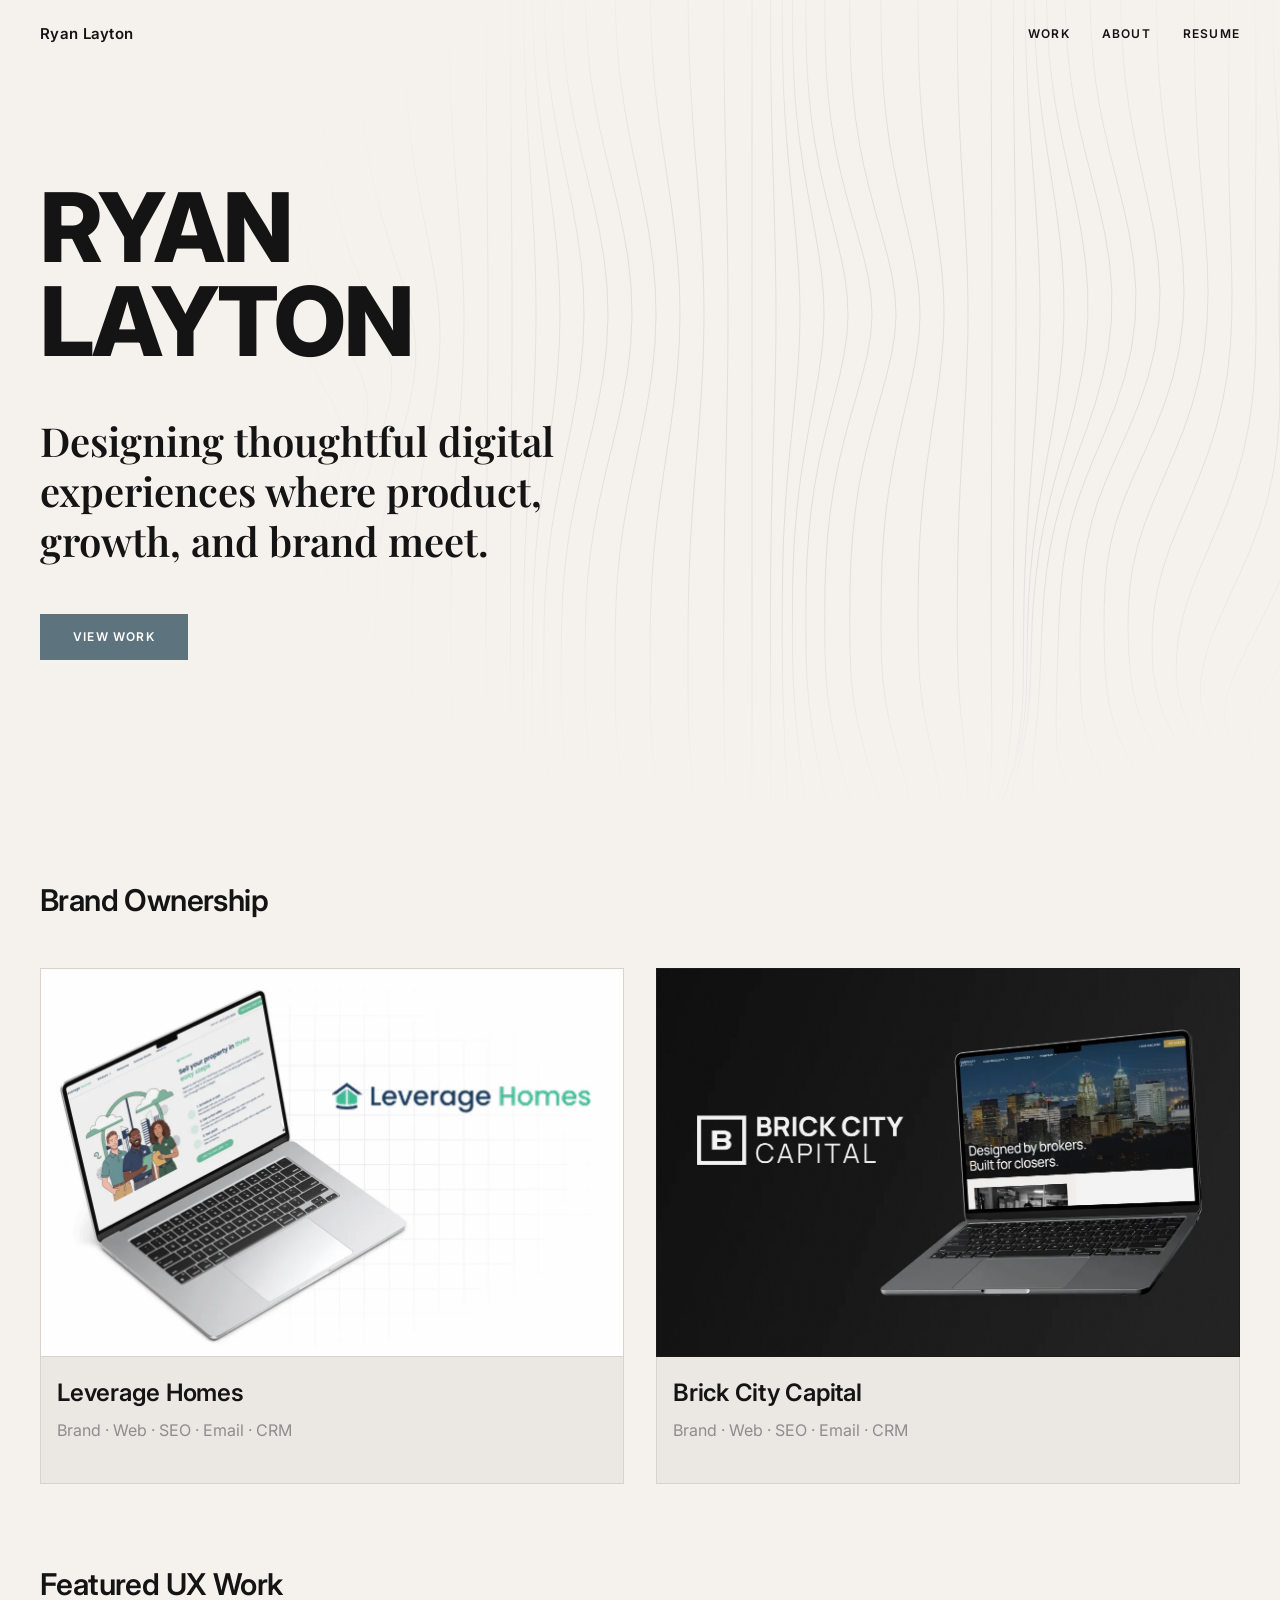
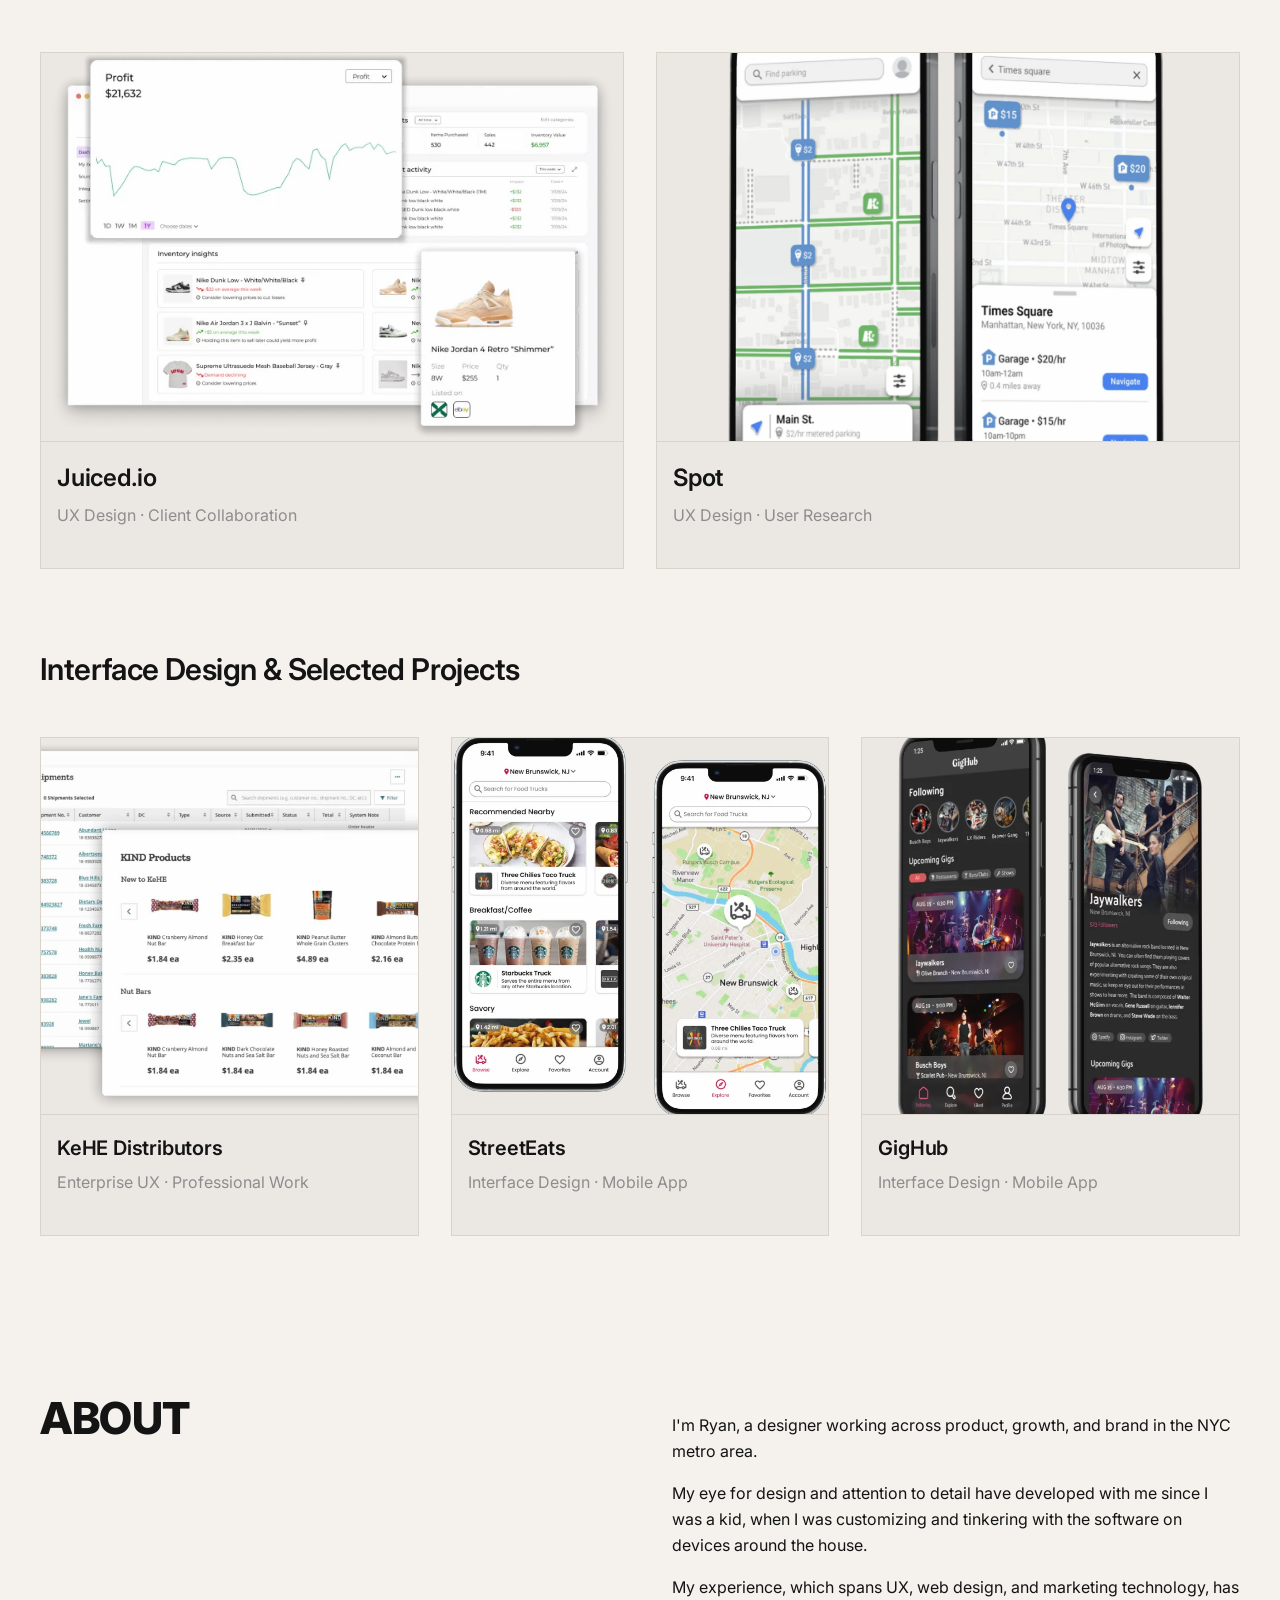
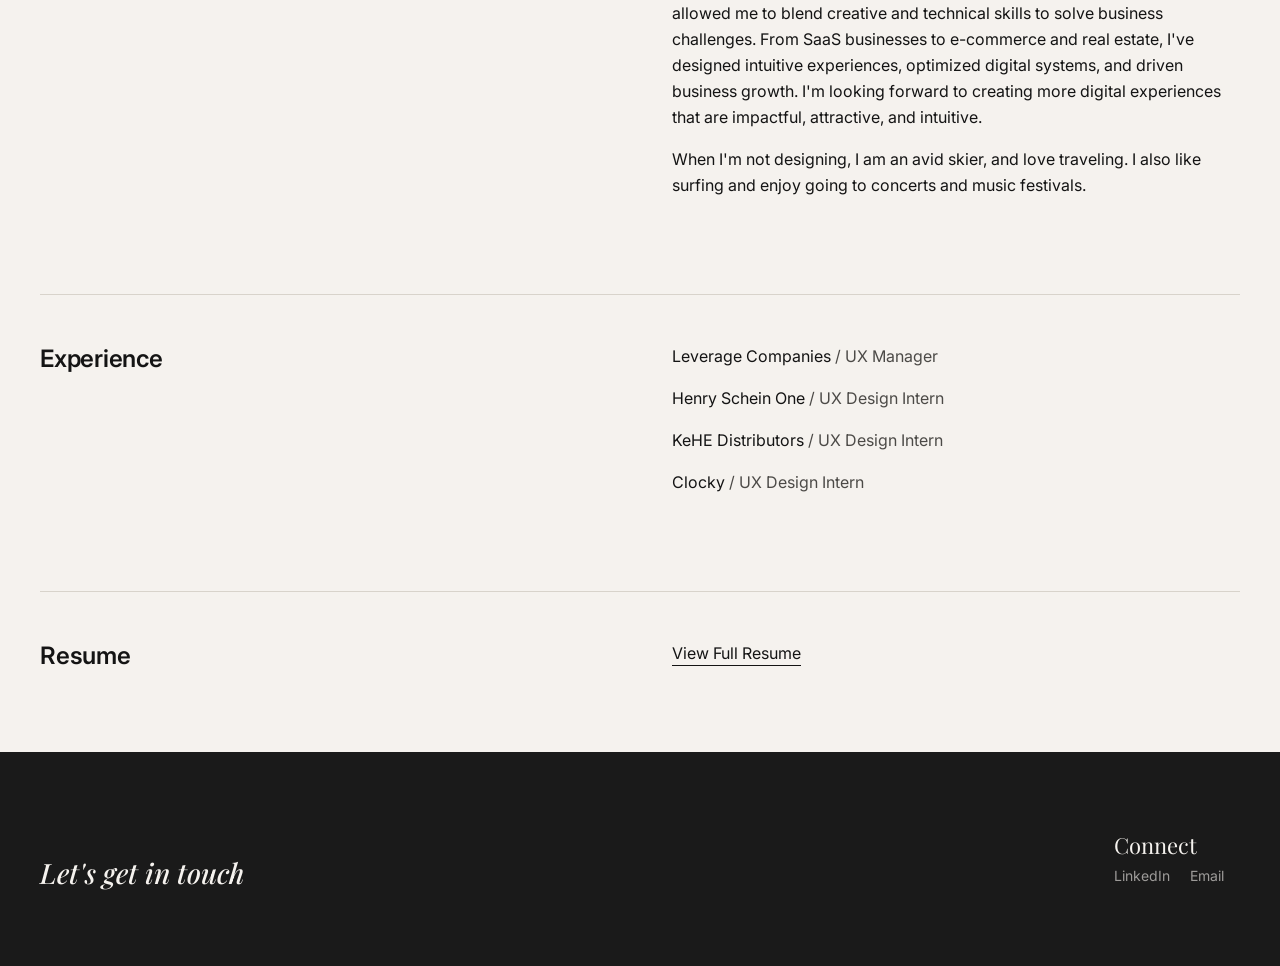
<file: index.html>
<!--
  Ryan Layton / Portfolio Homepage (index.html)
  Ninth file in the set. Architectural Narrative system.
  - Hero uses Ryan's interactive waves canvas (script included verbatim at end of body).
  - Card tags and section order per final decisions. RPEC was removed from the site.
  - Fixes baked in: Leverage Companies in Experience, bio opener, Instagram typo.
  - Image srcs use local repo paths (images/...) / see notes for the export list.
  - Case study links keep old-site filenames where they existed (juiced, spot, kehe, gighub)
    to avoid breaking circulating links.
-->
<!DOCTYPE html>
<html lang="en">
<head>
<meta charset="utf-8">
<meta name="viewport" content="width=device-width, initial-scale=1">
<title>Ryan Layton / UX, Growth &amp; Brand</title>
<meta name="description" content="Ryan Layton designs thoughtful digital experiences where product, growth, and brand meet. UX, web, SEO, email, and CRM systems.">
<link rel="preconnect" href="https://fonts.googleapis.com">
<link rel="preconnect" href="https://fonts.gstatic.com" crossorigin>
<link href="https://fonts.googleapis.com/css2?family=Playfair+Display:ital,wght@0,500;0,600;0,700;1,500&family=Inter:wght@400;600;800&display=swap" rel="stylesheet">

<style>
  :root {
    --canvas: #F5F2EE;
    --ink: #141414;
    --slate: #5D737E;
    --olive: #707A5E;
    --warm-gray: #8D8D8D;
    --link-hover: #51656F;   /* slate, darkened to clear AA on canvas and field */
    --obsidian: #1A1A1A;
    --field: #EBE8E4;
    --hairline: #D8D3CB;
    --muted: #4C4A47;

    --container-max: 1200px;
    --gutter: 32px;
    --section-pad: 80px;
    --stack-sm: 8px;
    --stack-md: 16px;
    --stack-lg: 48px;
  }

  * { box-sizing: border-box; }
  /* The nav is fixed at 68px, and nothing offset the anchor targets, so every in-page jump
     (#work, #about, #contact, and the case-study nav links back to index.html#work) landed
     the target flush at the viewport top, underneath the nav. scroll-padding-top on the
     scroll container fixes all of them at once; per-element scroll-margin would need adding
     to every new anchor. 88px is the nav plus 20px of air. */
  html { scroll-behavior: smooth; scroll-padding-top: 88px; }
  body { margin: 0; background: var(--canvas); color: var(--ink); font-family: "Inter", sans-serif; -webkit-font-smoothing: antialiased; font-size: 16px; line-height: 26px; }
  img { display: block; max-width: 100%; }

  .padding-global { padding-left: var(--gutter); padding-right: var(--gutter); }
  .container-large { max-width: var(--container-max); margin: 0 auto; width: 100%; }
  .section { padding-top: var(--section-pad); padding-bottom: var(--section-pad); }

  .display-name { font-family: "Inter", sans-serif; font-weight: 800; font-size: 96px; line-height: 0.98; letter-spacing: -0.02em; text-transform: uppercase; margin: 0; }
  .display-sm { font-family: "Inter", sans-serif; font-weight: 800; font-size: 44px; line-height: 1; letter-spacing: -0.01em; text-transform: uppercase; margin: 0; }
  .statement { font-family: "Playfair Display", serif; font-weight: 600; font-size: 40px; line-height: 50px; margin: 0; }
  /* Project card titles. Playfair at 24px — and at 20px in .grid-4 — was the worst offender on
     the page: seven of them, all set at a size where the hairline strokes go weak. Inter 600
     matches the headline voice used across all eight case study pages.
     .about-row-title shares the rule rather than copying the numbers: "Experience" and "Resume"
     are subheads at the same depth as a project card title (both sit one level under a section
     h2), so they are the same step of the scale and can never drift apart. They were 12px
     uppercase labels, which put a real subhead in the same voice as a caption. */
  .card-title,
  .about-row-title { font-family: "Inter", sans-serif; font-weight: 600; font-size: 24px; line-height: 32px; letter-spacing: -0.01em; margin: 0; }
  .body-lg { font-size: 20px; line-height: 32px; }
  .body-md { font-size: 16px; line-height: 26px; }
  .ui-label { font-size: 12px; line-height: 16px; font-weight: 600; letter-spacing: 0.1em; text-transform: uppercase; }
  .caption { font-size: 14px; line-height: 20px; color: var(--warm-gray); }
  .measure { max-width: 62ch; }
  .mt-lg { margin-top: var(--stack-lg); }

  /* Nav */
  .nav { position: fixed; top: 0; left: 0; right: 0; z-index: 50; background: transparent; transition: background .3s ease, border-color .3s ease; border-bottom: 1px solid transparent; }
  .nav.is-scrolled { background: rgba(245,242,238,0.95); border-bottom: 1px solid var(--hairline); }
  .nav-inner { display: flex; align-items: center; justify-content: space-between; height: 68px; }
  .nav-name { font-weight: 600; font-size: 15px; letter-spacing: 0.02em; text-decoration: none; color: var(--ink); }
  .nav-links { display: flex; gap: 32px; }
  /* Nav hover is a COLOUR SHIFT, not a growing underline. --link-hover is the site's slate
     darkened from #5D737E: slate itself measures 4.46:1 on the canvas and 4.08:1 on the tinted
     hero, both under the 4.5:1 AA floor for 16px text. #51656F is the same hue and clears it on
     both (5.47:1 and 5.00:1). Focus is still handled by the global a:focus-visible outline, so
     removing the underline costs nothing for keyboard users. */
  .nav-links a { color: var(--ink); text-decoration: none; transition: color .2s ease; }
  .nav-links a:hover, .nav-links a:focus-visible { color: var(--link-hover); }

  /* Hero with waves background */
  .hero { position: relative; padding-top: 180px; padding-bottom: 140px; overflow: hidden; }
  .waves { position: absolute; inset: 0; width: 100%; height: 100%; overflow: hidden; background: transparent; pointer-events: none; }
  .waves-canvas { width: 100%; height: 100%; display: block; }
  .hero-content { position: relative; z-index: 1; }
  /* Fade overlay: sits in front of the waves, behind the text.
     Opaque areas use the page canvas color; the transparent window is where the waves shine through.
     Tune the window with the ellipse size (60% 70%) and position (at 70% 45%). */
  .hero-fade {
    position: absolute; inset: 0; pointer-events: none;
    background: radial-gradient(
      ellipse 60% 70% at 70% 45%,
      rgba(245, 242, 238, 0) 0%,
      rgba(245, 242, 238, 0) 40%,
      rgba(245, 242, 238, 0.9) 80%,
      #F5F2EE 100%
    );
  }
  .hero-statement { margin-top: var(--stack-lg); max-width: 24ch; }

  /* Buttons */
  .btn { display: inline-flex; align-items: center; padding: 14px 32px; text-decoration: none; border: 1px solid transparent; }
  .btn-primary { background: var(--slate); color: #fff; }
  .btn-primary:hover { background: #536771; }
  .btn-ghost { border-color: var(--ink); color: var(--ink); }
  .btn-ghost:hover { background: var(--ink); color: var(--canvas); }

  /* Work sections */
  .work-section + .work-section { padding-top: 0; }
  /* SECTION TITLES ARE HEADINGS, NOT EYEBROWS. They were .ui-label — 12px uppercase — which
     put the three section titles in the same voice as every caption, chip and button label on
     the site. Ryan's read: the eyebrow is overused and it reads as generated.
     They were then set in Playfair, which broke the site-wide rule: Playfair is for the big,
     display, artistic moments only (.display-name's companion .statement, the footer line).
     At 30px a Didone's thin strokes are still fighting the reader for no gain. This is now
     exactly .headline-md from the case study pages, so the two scales are literally the same. */
  .section-label { font-family: "Inter", sans-serif; font-weight: 600; font-size: 30px;
    line-height: 40px; letter-spacing: -0.02em; text-transform: none; color: var(--ink);
    margin: 0 0 var(--stack-lg); display: block; }
  @media (max-width: 720px) { .section-label { font-size: 26px; line-height: 34px; } }

  .grid-2 { display: grid; grid-template-columns: 1fr 1fr; gap: var(--gutter); }
  .grid-4 { display: grid; grid-template-columns: repeat(3, 1fr); gap: var(--gutter); }

  /* Cards */
  /* Cards in a row are EQUAL HEIGHT. Grid stretches the item, but display:block left the body
     at content height, so a card whose tag line wrapped to two lines made its neighbours look
     short. Flex column with the body growing means every card in a row ends level. */
  .card { text-decoration: none; color: var(--ink); display: flex; flex-direction: column; }
  .card-body { flex: 1 1 auto; }
  .card-media { background: var(--field); border: 1px solid var(--hairline); aspect-ratio: 3 / 2; display: flex; align-items: center; justify-content: center; overflow: hidden; }
  .card-media img { width: 100%; height: 100%; object-fit: cover; transition: opacity .25s ease; opacity: 0.95; }
  .card:hover .card-media img { opacity: 1; }
  .card-media--dark { background: var(--obsidian); border-color: var(--obsidian); }
  .card-body { background: var(--field); border: 1px solid var(--hairline); border-top: none; padding: 20px var(--stack-md) 24px; }
  .card-tags { margin-top: var(--stack-sm); color: var(--warm-gray); }
  .grid-4 .card-title { font-size: 20px; line-height: 26px; }
  .grid-4 .card-media { aspect-ratio: 1 / 1; }

  /* About */
  .about-grid { display: grid; grid-template-columns: 1fr 1fr; gap: var(--stack-lg) 64px; }
  .about-grid .prose p { color: var(--ink); }
  .about-grid .prose p + p { margin-top: var(--stack-md); }
  .about-row { display: grid; grid-template-columns: 1fr 1fr; gap: var(--stack-md) 64px; border-top: 1px solid var(--hairline); padding-top: var(--stack-lg); margin-top: var(--section-pad); }
  /* .about-row .ui-label removed: those two labels are now <h3> subheads. */
  .exp-item { margin: 0 0 var(--stack-md); }
  .exp-item .role { color: var(--muted); }
  .link-arrow { color: var(--ink); text-decoration: none; border-bottom: 1px solid var(--ink); padding-bottom: 2px; }
  .link-arrow:hover { color: var(--slate); border-color: var(--slate); }

  /* Footer */
  .footer { background: var(--obsidian); color: var(--canvas); }
  .footer-inner { display: flex; justify-content: space-between; align-items: flex-end; flex-wrap: wrap; gap: var(--stack-lg); }
  .footer .lets { font-family: "Playfair Display", serif; font-style: italic; font-weight: 500; font-size: 28px; }
  .footer .connect { font-family: "Playfair Display", serif; font-size: 22px; }
  .footer .links { margin-top: var(--stack-sm); }
  .footer .links a { color: rgba(245,242,238,0.6); text-decoration: none; margin-right: 16px; }
  .footer .links a:hover { color: var(--canvas); }

  a:focus-visible, .btn:focus-visible { outline: 2px solid var(--ink); outline-offset: 3px; }
  @media (prefers-reduced-motion: reduce) { html { scroll-behavior: auto; } * { transition: none !important; } }

  @media (max-width: 900px) {
    .grid-4 { grid-template-columns: 1fr 1fr; }
    .about-grid, .about-row { grid-template-columns: 1fr; }
  }
  @media (max-width: 640px) {
    :root { --gutter: 24px; --section-pad: 40px; }
    .display-name { font-size: 52px; }
    .display-sm { font-size: 32px; }
    .statement { font-size: 28px; line-height: 36px; }
    .body-lg { font-size: 18px; line-height: 29px; }
    .hero { padding-top: 130px; padding-bottom: 80px; }
    .nav-links { gap: 20px; }
    .grid-2 { grid-template-columns: 1fr; }
    .grid-4 { grid-template-columns: 1fr; }
    .grid-4 .card-media { aspect-ratio: 3 / 2; }
  }
</style>
</head>
<body>

<!-- NAV -->
<nav class="nav" id="nav">
  <div class="padding-global"><div class="container-large">
    <div class="nav-inner">
      <a href="#top" class="nav-name">Ryan Layton</a>
      <div class="nav-links ui-label">
        <a href="#work">Work</a>
        <a href="#about">About</a>
        <a href="resume.pdf" target="_blank" rel="noopener">Resume</a>
      </div>
    </div>
  </div></div>
</nav>

<main id="top">

  <!-- HERO -->
  <header class="hero">
    <div class="waves" id="waves-bg">
      <canvas class="waves-canvas" id="waves-canvas"></canvas>
    </div>
    <div class="hero-fade" aria-hidden="true"></div>
    <div class="padding-global"><div class="container-large">
      <div class="hero-content">
        <h1 class="display-name">Ryan<br>Layton</h1>
        <p class="statement hero-statement">Designing thoughtful digital experiences where product, growth, and brand meet.</p>
        <div class="mt-lg">
          <a href="#work" class="btn btn-primary ui-label">View Work</a>
        </div>
      </div>
    </div></div>
  </header>

  <!-- BRAND OWNERSHIP -->
  <section class="section work-section" id="work">
    <div class="padding-global"><div class="container-large">
      <h2 class="section-label">Brand Ownership</h2>
      <div class="grid-2">
        <a class="card" href="leverage-homes.html">
          <div class="card-media"><img src="images/card-leverage-homes.webp" alt="Leverage Homes website on a laptop" loading="lazy"></div>
          <div class="card-body">
            <h3 class="card-title">Leverage Homes</h3>
            <p class="card-tags body-md">Brand · Web · SEO · Email · CRM</p>
          </div>
        </a>
        <a class="card" href="brick-city-capital.html">
          <div class="card-media card-media--dark"><img src="images/card-brick-city.webp" alt="Brick City Capital website on a laptop" loading="lazy"></div>
          <div class="card-body">
            <h3 class="card-title">Brick City Capital</h3>
            <p class="card-tags body-md">Brand · Web · SEO · Email · CRM</p>
          </div>
        </a>
      </div>
    </div></div>
  </section>

  <!-- FEATURED UX WORK -->
  <section class="section work-section">
    <div class="padding-global"><div class="container-large">
      <h2 class="section-label">Featured UX Work</h2>
      <div class="grid-2">
        <a class="card" href="juiced.html">
          <div class="card-media"><img src="images/card-juiced.webp" alt="The Juiced app" loading="lazy"></div>
          <div class="card-body">
            <h3 class="card-title">Juiced.io</h3>
            <p class="card-tags body-md">UX Design · Client Collaboration</p>
          </div>
        </a>
        <a class="card" href="spot.html">
          <div class="card-media"><img src="images/card-spot.webp" alt="The Spot app" loading="lazy"></div>
          <div class="card-body">
            <h3 class="card-title">Spot</h3>
            <p class="card-tags body-md">UX Design · User Research</p>
          </div>
        </a>
      </div>
    </div></div>
  </section>

  <!-- INTERFACE DESIGN & SELECTED PROJECTS -->
  <section class="section work-section">
    <div class="padding-global"><div class="container-large">
      <h2 class="section-label">Interface Design &amp; Selected Projects</h2>
      <div class="grid-4">
        <a class="card" href="kehe.html">
          <div class="card-media"><img src="images/card-kehe.webp" alt="KeHE platform work" loading="lazy"></div>
          <div class="card-body">
            <h3 class="card-title">KeHE Distributors</h3>
            <p class="card-tags body-md">Enterprise UX · Professional Work</p>
          </div>
        </a>
        <a class="card" href="streeteats.html">
          <div class="card-media"><img src="images/card-streeteats.webp" alt="The StreetEats app" loading="lazy"></div>
          <div class="card-body">
            <h3 class="card-title">StreetEats</h3>
            <p class="card-tags body-md">Interface Design · Mobile App</p>
          </div>
        </a>
        <a class="card" href="gighub.html">
          <div class="card-media"><img src="images/card-gighub.webp" alt="The GigHub app" loading="lazy"></div>
          <div class="card-body">
            <h3 class="card-title">GigHub</h3>
            <p class="card-tags body-md">Interface Design · Mobile App</p>
          </div>
        </a>
      </div>
    </div></div>
  </section>

  <!-- ABOUT -->
  <section class="section" id="about">
    <div class="padding-global"><div class="container-large">
      <div class="about-grid">
        <h2 class="display-sm">About</h2>
        <div class="prose">
          <p class="body-md">I'm Ryan, a designer working across product, growth, and brand in the NYC metro area.</p>
          <p class="body-md">My eye for design and attention to detail have developed with me since I was a kid, when I was customizing and tinkering with the software on devices around the house.</p>
          <p class="body-md">My experience, which spans UX, web design, and marketing technology, has allowed me to blend creative and technical skills to solve business challenges. From SaaS businesses to e-commerce and real estate, I've designed intuitive experiences, optimized digital systems, and driven business growth. I'm looking forward to creating more digital experiences that are impactful, attractive, and intuitive.</p>
          <p class="body-md">When I'm not designing, I am an avid skier, and love traveling. I also like surfing and enjoy going to concerts and music festivals.</p>
        </div>
      </div>

      <div class="about-row">
        <h3 class="about-row-title">Experience</h3>
        <div>
          <p class="exp-item body-md">Leverage Companies <span class="role">/ UX Manager</span></p>
          <p class="exp-item body-md">Henry Schein One <span class="role">/ UX Design Intern</span></p>
          <p class="exp-item body-md">KeHE Distributors <span class="role">/ UX Design Intern</span></p>
          <p class="exp-item body-md">Clocky <span class="role">/ UX Design Intern</span></p>
        </div>
      </div>

      <div class="about-row">
        <h3 class="about-row-title">Resume</h3>
        <div>
          <a href="resume.pdf" class="link-arrow body-md" target="_blank" rel="noopener">View Full Resume</a>
        </div>
      </div>
    </div></div>
  </section>

  <!-- FOOTER -->
  <footer class="section footer" id="contact">
    <div class="padding-global"><div class="container-large">
      <div class="footer-inner">
        <div class="lets">Let's get in touch</div>
        <div>
          <div class="connect">Connect</div>
          <div class="links caption">
            <a href="https://www.linkedin.com/in/laytonryan" rel="noopener">LinkedIn</a>
            <a href="mailto:ryanlaytondesign@gmail.com">Email</a>
          </div>
        </div>
      </div>
    </div></div>
  </footer>

</main>

<script>
  // Nav: transparent until scroll
  var nav = document.getElementById('nav');
  function onScroll(){ nav.classList.toggle('is-scrolled', window.scrollY > 20); }
  onScroll();
  window.addEventListener('scroll', onScroll, { passive: true });
</script>

<script>
(() => {
  // Respect reduced motion
  const prefersReducedMotion = window.matchMedia("(prefers-reduced-motion: reduce)").matches;
  if (prefersReducedMotion) return;

  const container = document.getElementById("waves-bg");
  const canvas = document.getElementById("waves-canvas");
  if (!container || !canvas) return;

  // ========= SETTINGS =========
  const config = {
    lineColor: "rgba(93, 115, 126, 0.15)",
    backgroundColor: "rgba(252, 249, 245, 0)",
    waveSpeedX: 0.0200,
    waveSpeedY: 0.0100,
    waveAmpX: 40,
    waveAmpY: 20,
    xGap: 24,
    yGap: 24,
    friction: 0.800,
    tension: 0.005,
    maxCursorMove: 10
  };

  container.style.background = config.backgroundColor;

  // ========= ORIGINAL SUPPORT CLASSES =========
  class Grad {
    constructor(x, y, z) {
      this.x = x; this.y = y; this.z = z;
    }
    dot2(x, y) { return this.x * x + this.y * y; }
  }

  class Noise {
    constructor(seed = 0) {
      this.grad3 = [
        new Grad(1, 1, 0), new Grad(-1, 1, 0), new Grad(1, -1, 0), new Grad(-1, -1, 0),
        new Grad(1, 0, 1), new Grad(-1, 0, 1), new Grad(1, 0, -1), new Grad(-1, 0, -1),
        new Grad(0, 1, 1), new Grad(0, -1, 1), new Grad(0, 1, -1), new Grad(0, -1, -1)
      ];
      this.p = [
        151,160,137,91,90,15,131,13,201,95,96,53,194,233,7,225,140,36,103,30,69,142,8,99,37,240,
        21,10,23,190,6,148,247,120,234,75,0,26,197,62,94,252,219,203,117,35,11,32,57,177,33,88,
        237,149,56,87,174,20,125,136,171,168,68,175,74,165,71,134,139,48,27,166,77,146,158,231,83,
        111,229,122,60,211,133,230,220,105,92,41,55,46,245,40,244,102,143,54,65,25,63,161,1,216,
        80,73,209,76,132,187,208,89,18,169,200,196,135,130,116,188,159,86,164,100,109,198,173,186,
        3,64,52,217,226,250,124,123,5,202,38,147,118,126,255,82,85,212,207,206,59,227,47,16,58,
        17,182,189,28,42,223,183,170,213,119,248,152,2,44,154,163,70,221,153,101,155,167,43,172,9,
        129,22,39,253,19,98,108,110,79,113,224,232,178,185,112,104,218,246,97,228,251,34,242,193,
        238,210,144,12,191,179,162,241,81,51,145,235,249,14,239,107,49,192,214,31,181,199,106,157,
        184,84,204,176,115,121,50,45,127,4,150,254,138,236,205,93,222,114,67,29,24,72,243,141,128,
        195,78,66,215,61,156,180
      ];
      this.perm = new Array(512);
      this.gradP = new Array(512);
      this.seed(seed);
    }
    seed(seed) {
      if (seed > 0 && seed < 1) seed *= 65536;
      seed = Math.floor(seed);
      if (seed < 256) seed |= seed << 8;
      for (let i = 0; i < 256; i++) {
        const v = (i & 1) ? (this.p[i] ^ (seed & 255)) : (this.p[i] ^ ((seed >> 8) & 255));
        this.perm[i] = this.perm[i + 256] = v;
        this.gradP[i] = this.gradP[i + 256] = this.grad3[v % 12];
      }
    }
    fade(t) { return t * t * t * (t * (t * 6 - 15) + 10); }
    lerp(a, b, t) { return (1 - t) * a + t * b; }
    perlin2(x, y) {
      let X = Math.floor(x), Y = Math.floor(y);
      x -= X; y -= Y;
      X &= 255; Y &= 255;
      const n00 = this.gradP[X + this.perm[Y]].dot2(x, y);
      const n01 = this.gradP[X + this.perm[Y + 1]].dot2(x, y - 1);
      const n10 = this.gradP[X + 1 + this.perm[Y]].dot2(x - 1, y);
      const n11 = this.gradP[X + 1 + this.perm[Y + 1]].dot2(x - 1, y - 1);
      const u = this.fade(x);
      return this.lerp(this.lerp(n00, n10, u), this.lerp(n01, n11, u), this.fade(y));
    }
  }

  // ========= STATE =========
  const ctx = canvas.getContext("2d");

  let bounding = { width: 0, height: 0, left: 0, top: 0 };
  const noise = new Noise(Math.random());
  let lines = [];
  let rafId = null;

  const mouse = {
    x: -10, y: 0,
    lx: 0, ly: 0,
    sx: 0, sy: 0,
    v: 0, vs: 0,
    a: 0,
    set: false
  };

  // ========= HELPERS =========
  function setSize() {
    bounding = container.getBoundingClientRect();

    // Handle HiDPI canvas scaling
    const dpr = window.devicePixelRatio || 1;
    canvas.width = Math.floor(bounding.width * dpr);
    canvas.height = Math.floor(bounding.height * dpr);

    // Keep drawing in CSS pixels
    ctx.setTransform(dpr, 0, 0, dpr, 0, 0);
  }

  function setLines() {
    const { width, height } = bounding;
    lines = [];

    const oWidth = width + 200;
    const oHeight = height + 30;

    const totalLines = Math.ceil(oWidth / config.xGap);
    const totalPoints = Math.ceil(oHeight / config.yGap);

    const xStart = (width - config.xGap * totalLines) / 2;
    const yStart = (height - config.yGap * totalPoints) / 2;

    for (let i = 0; i <= totalLines; i++) {
      const pts = [];
      for (let j = 0; j <= totalPoints; j++) {
        pts.push({
          x: xStart + config.xGap * i,
          y: yStart + config.yGap * j,
          wave: { x: 0, y: 0 },
          cursor: { x: 0, y: 0, vx: 0, vy: 0 }
        });
      }
      lines.push(pts);
    }
  }

  function movePoints(time) {
    const { waveSpeedX, waveSpeedY, waveAmpX, waveAmpY, friction, tension, maxCursorMove } = config;

    lines.forEach(pts => {
      pts.forEach(p => {
        const move =
          noise.perlin2(
            (p.x + time * waveSpeedX) * 0.002,
            (p.y + time * waveSpeedY) * 0.0015
          ) * 12;

        p.wave.x = Math.cos(move) * waveAmpX;
        p.wave.y = Math.sin(move) * waveAmpY;

        const dx = p.x - mouse.sx;
        const dy = p.y - mouse.sy;
        const dist = Math.hypot(dx, dy);
        const l = Math.max(175, mouse.vs);

        if (dist < l) {
          const s = 1 - dist / l;
          const f = Math.cos(dist * 0.001) * s;
          p.cursor.vx += Math.cos(mouse.a) * f * l * mouse.vs * 0.00065;
          p.cursor.vy += Math.sin(mouse.a) * f * l * mouse.vs * 0.00065;
        }

        p.cursor.vx += (0 - p.cursor.x) * tension;
        p.cursor.vy += (0 - p.cursor.y) * tension;
        p.cursor.vx *= friction;
        p.cursor.vy *= friction;

        p.cursor.x += p.cursor.vx * 2;
        p.cursor.y += p.cursor.vy * 2;

        p.cursor.x = Math.min(maxCursorMove, Math.max(-maxCursorMove, p.cursor.x));
        p.cursor.y = Math.min(maxCursorMove, Math.max(-maxCursorMove, p.cursor.y));
      });
    });
  }

  function moved(point, withCursor = true) {
    const x = point.x + point.wave.x + (withCursor ? point.cursor.x : 0);
    const y = point.y + point.wave.y + (withCursor ? point.cursor.y : 0);
    return { x: Math.round(x * 10) / 10, y: Math.round(y * 10) / 10 };
  }

  function drawLines() {
    const { width, height } = bounding;

    ctx.clearRect(0, 0, width, height);
    ctx.beginPath();
    ctx.strokeStyle = config.lineColor;

    lines.forEach(points => {
      let p1 = moved(points[0], false);
      ctx.moveTo(p1.x, p1.y);

      points.forEach((p, idx) => {
        const isLast = idx === points.length - 1;
        p1 = moved(p, !isLast);
        const p2 = moved(points[idx + 1] || points[points.length - 1], !isLast);

        ctx.lineTo(p1.x, p1.y);
        if (isLast) ctx.moveTo(p2.x, p2.y);
      });
    });

    ctx.stroke();
  }

  function updateMouse(clientX, clientY) {
    mouse.x = clientX - bounding.left;
    mouse.y = clientY - bounding.top;

    if (!mouse.set) {
      mouse.sx = mouse.x; mouse.sy = mouse.y;
      mouse.lx = mouse.x; mouse.ly = mouse.y;
      mouse.set = true;
    }
  }

  function tick(t) {
    mouse.sx += (mouse.x - mouse.sx) * 0.1;
    mouse.sy += (mouse.y - mouse.sy) * 0.1;

    const dx = mouse.x - mouse.lx;
    const dy = mouse.y - mouse.ly;
    const d = Math.hypot(dx, dy);

    mouse.v = d;
    mouse.vs += (d - mouse.vs) * 0.1;
    mouse.vs = Math.min(100, mouse.vs);

    mouse.lx = mouse.x;
    mouse.ly = mouse.y;
    mouse.a = Math.atan2(dy, dx);

    container.style.setProperty("--x", `${mouse.sx}px`);
    container.style.setProperty("--y", `${mouse.sy}px`);

    movePoints(t);
    drawLines();

    rafId = requestAnimationFrame(tick);
  }

  function onResize() {
    setSize();
    setLines();
  }

  function onMouseMove(e) {
    updateMouse(e.clientX, e.clientY);
  }

  function onTouchMove(e) {
    if (!e.touches || !e.touches[0]) return;
    const touch = e.touches[0];
    updateMouse(touch.clientX, touch.clientY);
  }

  // ========= INIT =========
  setSize();
  setLines();
  rafId = requestAnimationFrame(tick);

  window.addEventListener("resize", onResize);
  window.addEventListener("mousemove", onMouseMove);
  window.addEventListener("touchmove", onTouchMove, { passive: true });

  window.addEventListener("beforeunload", () => cancelAnimationFrame(rafId));
})();
</script>
</body>
</html>
</file>
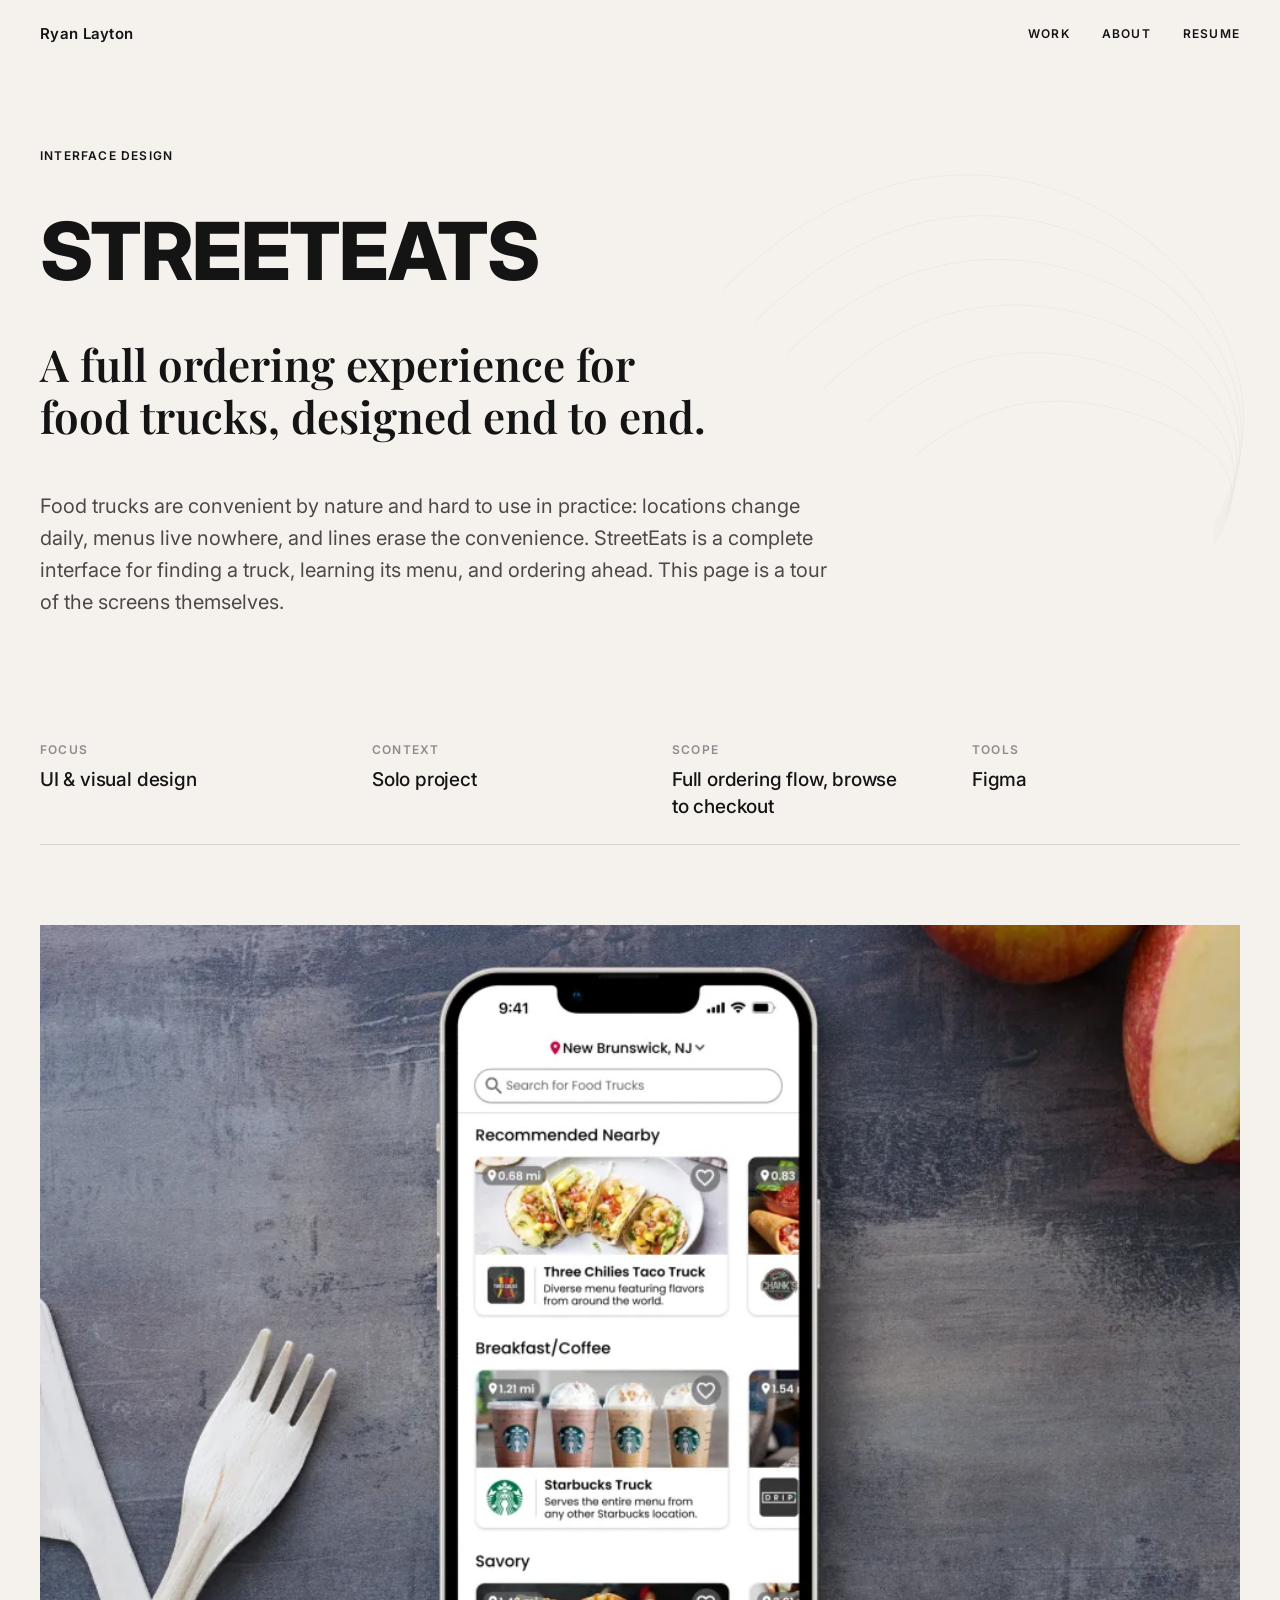
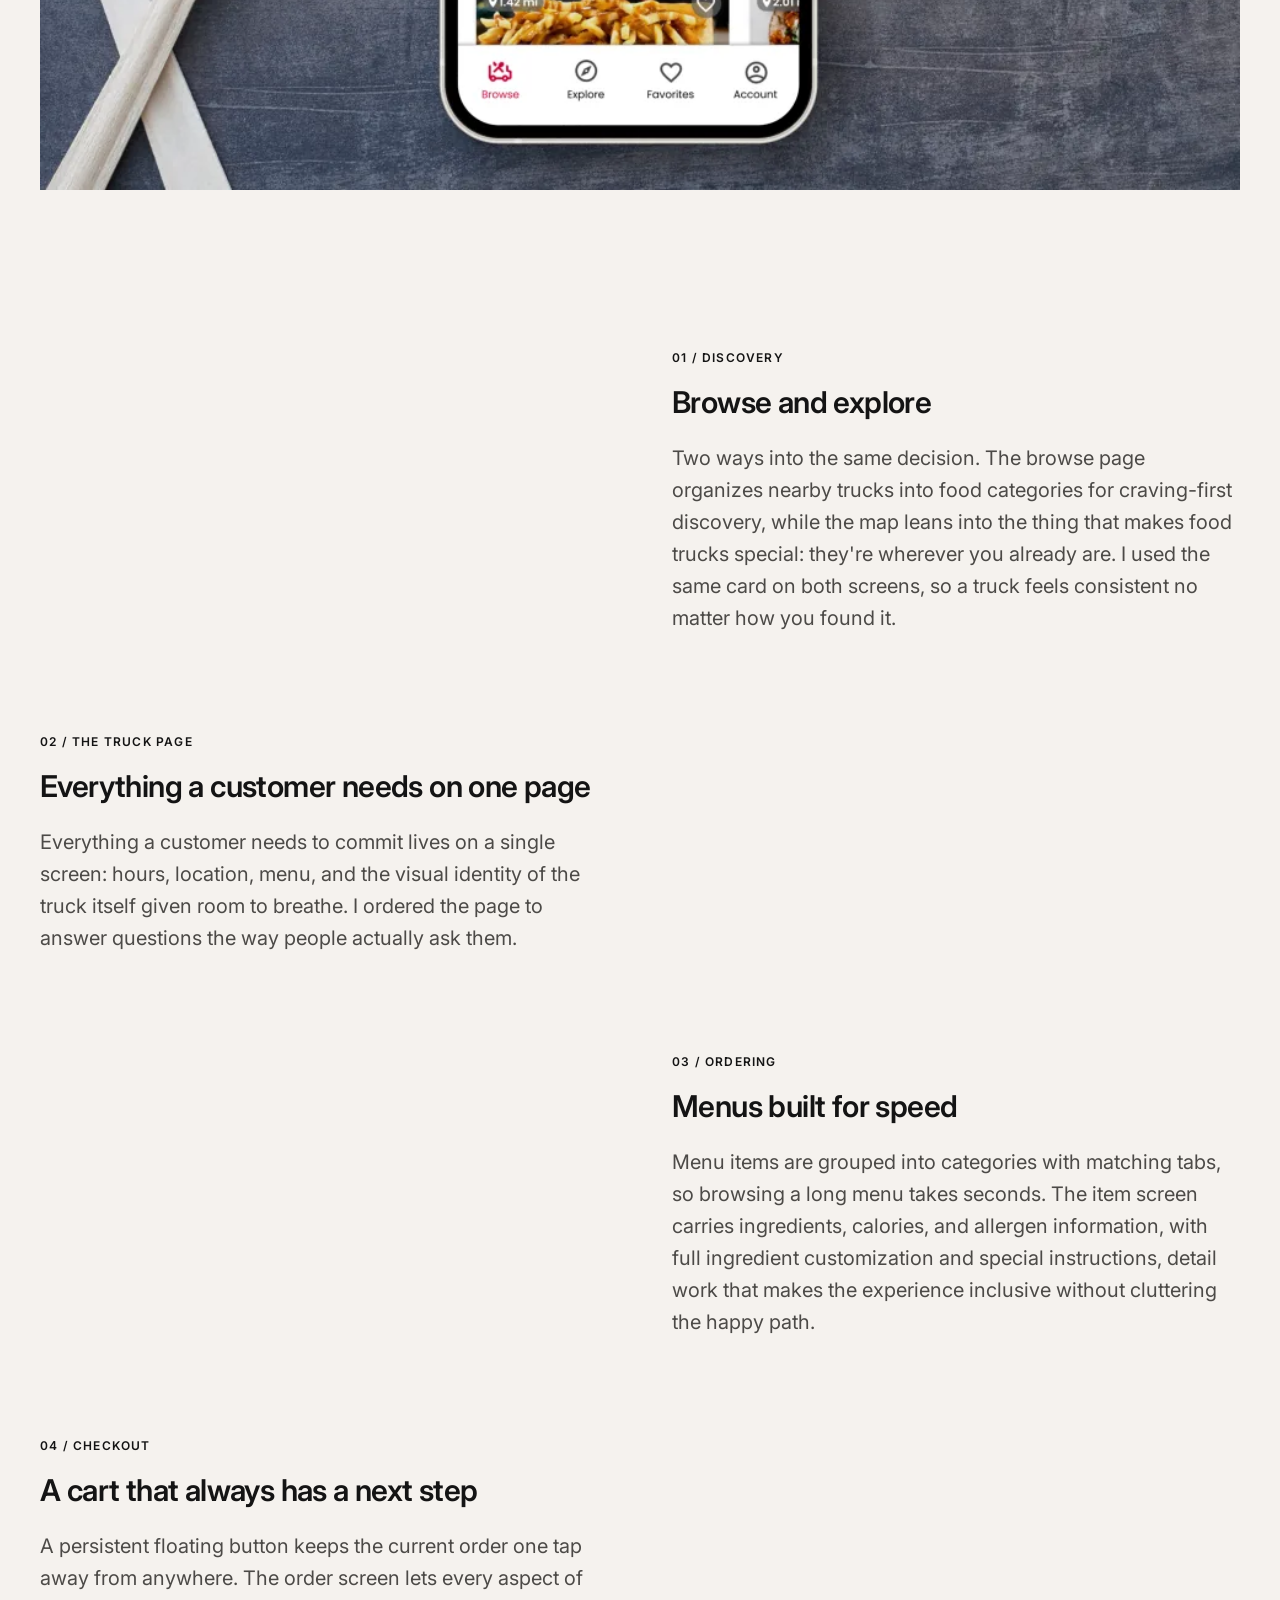
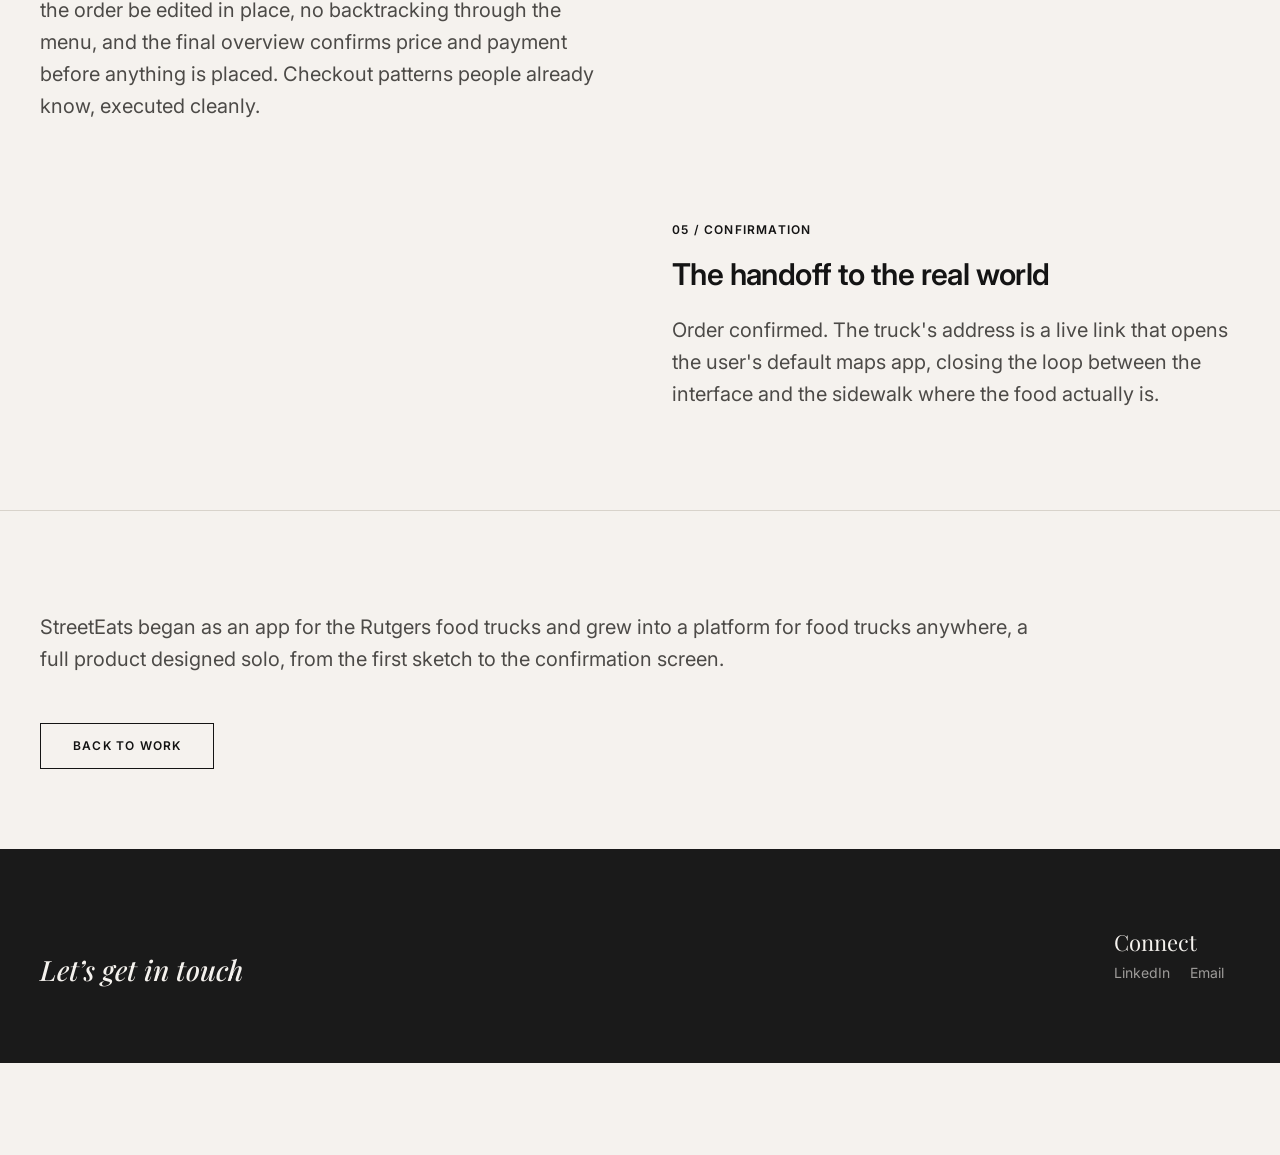
<file: foodtrucks.html>
<!DOCTYPE html>
<html lang="en">
<head>
<meta charset="utf-8">
<meta http-equiv="refresh" content="0; url=streeteats.html">
<link rel="canonical" href="https://ryanlayton.com/streeteats.html">
<title>StreetEats</title>
</head>
<body>
<p>This page has moved to <a href="streeteats.html">streeteats.html</a>.</p>
</body>
</html>
</file>
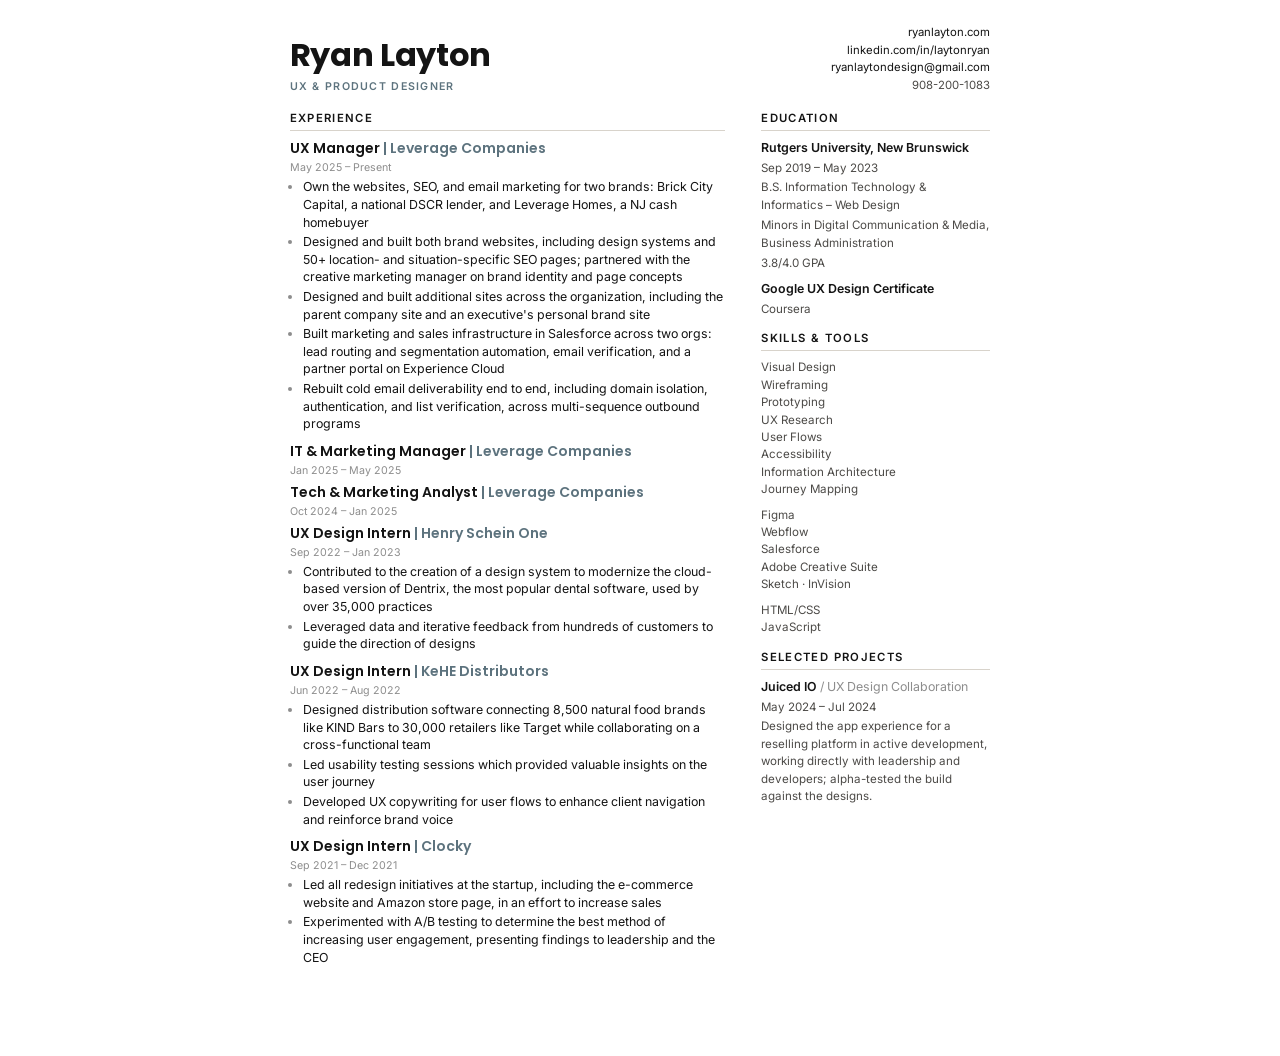
<file: resume-source.html>
<!--
  Ryan Layton Resume (HTML source)
  Architectural Narrative system, print-optimized for US Letter.
  TO EXPORT: open in Chrome → Cmd+P → Destination: Save as PDF →
  Margins: None → check "Background graphics" → Save as resume.pdf
  Then verify text is selectable in the PDF.
-->
<!DOCTYPE html>
<html lang="en">
<head>
<meta charset="utf-8">
<title>Ryan Layton Resume</title>
<link rel="preconnect" href="https://fonts.googleapis.com">
<link rel="preconnect" href="https://fonts.gstatic.com" crossorigin>
<link href="https://fonts.googleapis.com/css2?family=Poppins:wght@500;600;700&family=Inter:wght@400;600&display=swap" rel="stylesheet">
<style>
  @page { size: letter; margin: 0; }
  :root {
    --canvas: #F5F2EE; --ink: #141414; --slate: #5D737E;
    --warm-gray: #8D8D8D; --hairline: #D8D3CB; --muted: #4C4A47;
  }
  * { box-sizing: border-box; margin: 0; }
  html, body { background: #fff; }
  body {
    font-family: "Inter", sans-serif; color: var(--ink);
    font-size: 9.3pt; line-height: 1.42;
    -webkit-print-color-adjust: exact; print-color-adjust: exact;
  }
  .page {
    width: 8.5in; min-height: 11in; margin: 0 auto;
    background: #fff; padding: 0.25in 0.6in 0.4in;
  }

  /* Header */
  .head { display: flex; justify-content: space-between; align-items: flex-end; }
  h1 { font-family: "Poppins", sans-serif; font-weight: 700; font-size: 24pt; line-height: 1.05; letter-spacing: -0.01em; }
  .subtitle { font-size: 8pt; font-weight: 600; letter-spacing: 0.12em; text-transform: uppercase; color: var(--slate); margin-top: 7px; }
  .contact { text-align: right; font-size: 8.5pt; color: var(--muted); line-height: 1.55; }
  .contact a { color: var(--ink); text-decoration: none; }

  /* Columns */
  .cols { display: flex; gap: 0.38in; margin-top: 16px; }
  .main { flex: 1.9; }
  .side { flex: 1; }

  /* Sections */
  h2 { font-size: 8.5pt; font-weight: 600; letter-spacing: 0.12em; text-transform: uppercase;
    color: var(--ink); border-bottom: 1px solid var(--hairline); padding-bottom: 4px; margin-bottom: 8px; }
  section + section { margin-top: 13px; }

  /* Roles */
  .role { margin-bottom: 9px; }
  .role--compact { margin-bottom: 5px; }
  .role-head { display: block; }
  h3 { font-family: "Poppins", sans-serif; font-weight: 600; font-size: 10.5pt; }
  h3 .co { color: var(--slate); }
  .dates { display: block; font-size: 8pt; color: var(--warm-gray); margin-top: 1px; }
  ul { padding-left: 13px; margin-top: 3px; }
  li { margin-bottom: 2px; color: var(--ink); }
  li::marker { color: var(--warm-gray); }

  /* Side column */
  .side p { margin-bottom: 3px; }
  .side .item { margin-bottom: 8px; }
  .side .b { font-weight: 600; }
  .side .m { color: var(--muted); font-size: 8.7pt; }
  .side .sm { color: var(--muted); font-size: 8.7pt; line-height: 1.5; }
</style>
</head>
<body>
<div class="page">

  <div class="head">
    <div>
      <h1>Ryan Layton</h1>
      <div class="subtitle">UX &amp; Product Designer</div>
    </div>
    <div class="contact">
      <a href="https://ryanlayton.com">ryanlayton.com</a><br>
      <a href="https://www.linkedin.com/in/laytonryan">linkedin.com/in/laytonryan</a><br>
      <a href="mailto:ryanlaytondesign@gmail.com">ryanlaytondesign@gmail.com</a><br>
      908-200-1083
    </div>
  </div>

  <div class="cols">
    <div class="main">

      <section>
        <h2>Experience</h2>

        <div class="role">
          <div class="role-head"><h3>UX Manager <span class="co">| Leverage Companies</span></h3><span class="dates">May 2025 – Present</span></div>
          <ul>
            <li>Own the websites, SEO, and email marketing for two brands: Brick City Capital, a national DSCR lender, and Leverage Homes, a NJ cash homebuyer</li>
            <li>Designed and built both brand websites, including design systems and 50+ location- and situation-specific SEO pages; partnered with the creative marketing manager on brand identity and page concepts</li>
            <li>Designed and built additional sites across the organization, including the parent company site and an executive's personal brand site</li>
            <li>Built marketing and sales infrastructure in Salesforce across two orgs: lead routing and segmentation automation, email verification, and a partner portal on Experience Cloud</li>
            <li>Rebuilt cold email deliverability end to end, including domain isolation, authentication, and list verification, across multi-sequence outbound programs</li>
          </ul>
        </div>

        <div class="role role--compact">
          <div class="role-head"><h3>IT &amp; Marketing Manager <span class="co">| Leverage Companies</span></h3><span class="dates">Jan 2025 – May 2025</span></div>
        </div>

        <div class="role role--compact">
          <div class="role-head"><h3>Tech &amp; Marketing Analyst <span class="co">| Leverage Companies</span></h3><span class="dates">Oct 2024 – Jan 2025</span></div>
        </div>

        <div class="role">
          <div class="role-head"><h3>UX Design Intern <span class="co">| Henry Schein One</span></h3><span class="dates">Sep 2022 – Jan 2023</span></div>
          <ul>
            <li>Contributed to the creation of a design system to modernize the cloud-based version of Dentrix, the most popular dental software, used by over 35,000 practices</li>
            <li>Leveraged data and iterative feedback from hundreds of customers to guide the direction of designs</li>
          </ul>
        </div>

        <div class="role">
          <div class="role-head"><h3>UX Design Intern <span class="co">| KeHE Distributors</span></h3><span class="dates">Jun 2022 – Aug 2022</span></div>
          <ul>
            <li>Designed distribution software connecting 8,500 natural food brands like KIND Bars to 30,000 retailers like Target while collaborating on a cross-functional team</li>
            <li>Led usability testing sessions which provided valuable insights on the user journey</li>
            <li>Developed UX copywriting for user flows to enhance client navigation and reinforce brand voice</li>
          </ul>
        </div>

        <div class="role">
          <div class="role-head"><h3>UX Design Intern <span class="co">| Clocky</span></h3><span class="dates">Sep 2021 – Dec 2021</span></div>
          <ul>
            <li>Led all redesign initiatives at the startup, including the e-commerce website and Amazon store page, in an effort to increase sales</li>
            <li>Experimented with A/B testing to determine the best method of increasing user engagement, presenting findings to leadership and the CEO</li>
          </ul>
        </div>
      </section>

    </div>
    <div class="side">

      <section>
        <h2>Education</h2>
        <div class="item">
          <p class="b">Rutgers University, New Brunswick</p>
          <p class="m">Sep 2019 – May 2023</p>
          <p class="sm">B.S. Information Technology &amp; Informatics – Web Design</p>
          <p class="sm">Minors in Digital Communication &amp; Media, Business Administration</p>
          <p class="sm">3.8/4.0 GPA</p>
        </div>
        <div class="item">
          <p class="b">Google UX Design Certificate</p>
          <p class="m">Coursera</p>
        </div>
      </section>

      <section>
        <h2>Skills &amp; Tools</h2>
        <p class="sm">Visual Design<br>Wireframing<br>Prototyping<br>UX Research<br>User Flows<br>Accessibility<br>Information Architecture<br>Journey Mapping</p>
        <p class="sm" style="margin-top:8px">Figma<br>Webflow<br>Salesforce<br>Adobe Creative Suite<br>Sketch · InVision</p>
        <p class="sm" style="margin-top:8px">HTML/CSS<br>JavaScript</p>
      </section>

      <section>
        <h2>Selected Projects</h2>
        <div class="item">
          <p class="b">Juiced IO <span style="font-weight:400; color:var(--warm-gray)">/ UX Design Collaboration</span></p>
          <p class="m">May 2024 – Jul 2024</p>
          <p class="sm">Designed the app experience for a reselling platform in active development, working directly with leadership and developers; alpha-tested the build against the designs.</p>
        </div>
      </section>

    </div>
  </div>
</div>
</body>
</html>
</file>
